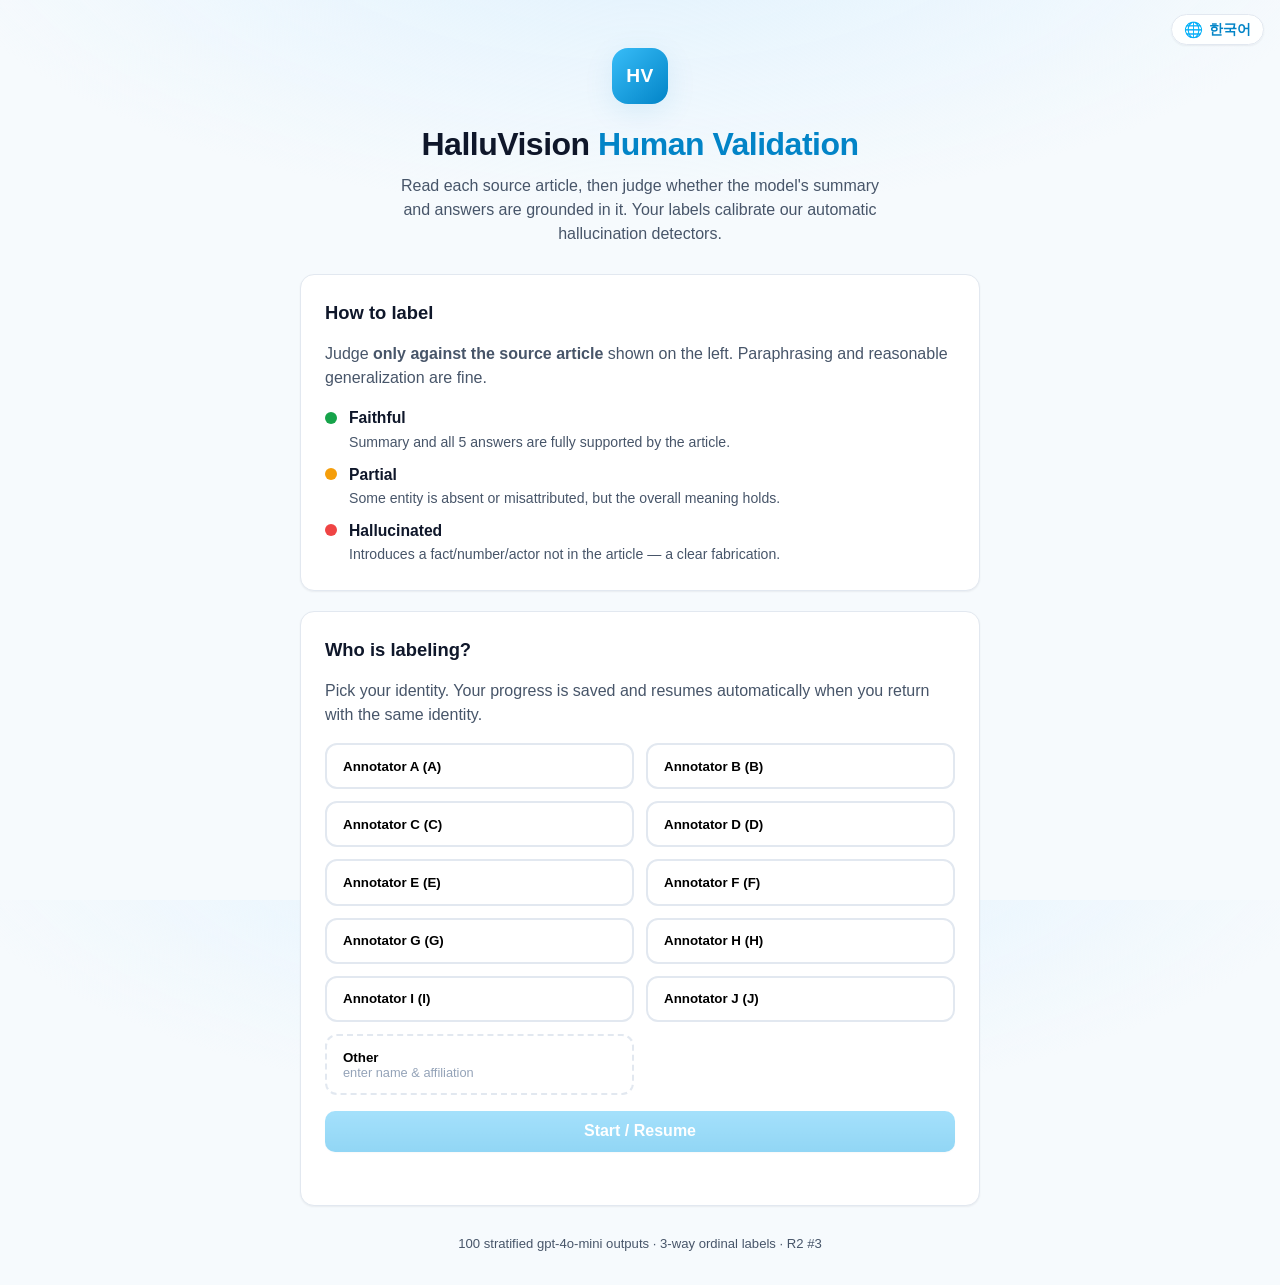
<file: human_eval/webapp/index.html>
<!doctype html>
<html lang="en">
  <head>
    <meta charset="utf-8" />
    <meta name="viewport" content="width=device-width, initial-scale=1" />
    <title>HalluVision · Human Validation</title>
    <link rel="stylesheet" href="styles.css" />
  </head>
  <body>
    <!-- language toggle (fixed, top-right) -->
    <button id="lang-btn" class="lang-btn" title="Language / 언어">
      <span class="globe">🌐</span><span id="lang-label">한국어</span>
    </button>

    <!-- ================= Screen 1: Landing / intro ================= -->
    <main id="screen-landing" class="screen active">
      <div class="landing-wrap">
        <header class="landing-hero">
          <div class="logo-badge">HV</div>
          <h1>HalluVision <span data-i18n="hero_sub">Human Validation</span></h1>
          <p class="tagline" data-i18n="tagline">
            Read each source article, then judge whether the model's summary and
            answers are grounded in it. Your labels calibrate our automatic
            hallucination detectors.
          </p>
        </header>

        <section class="card guidelines">
          <h2 data-i18n="how_title">How to label</h2>
          <p class="muted" data-i18n-html="how_intro">
            Judge <strong>only against the source article</strong> shown on the
            left. Paraphrasing and reasonable generalization are fine.
          </p>
          <ul class="label-legend">
            <li class="lg-faithful">
              <span class="dot"></span>
              <div>
                <b data-i18n="lbl_faithful">Faithful</b>
                <p data-i18n="desc_faithful">Summary and all 5 answers are fully supported by the article.</p>
              </div>
            </li>
            <li class="lg-partial">
              <span class="dot"></span>
              <div>
                <b data-i18n="lbl_partial">Partial</b>
                <p data-i18n="desc_partial">Some entity is absent or misattributed, but the overall meaning holds.</p>
              </div>
            </li>
            <li class="lg-hallucinated">
              <span class="dot"></span>
              <div>
                <b data-i18n="lbl_hallucinated">Hallucinated</b>
                <p data-i18n="desc_hallucinated">Introduces a fact/number/actor not in the article — a clear fabrication.</p>
              </div>
            </li>
          </ul>
        </section>

        <section class="card identity">
          <h2 data-i18n="who_title">Who is labeling?</h2>
          <p class="muted" data-i18n="who_intro">Pick your identity. Your progress is saved and resumes automatically when you return with the same identity.</p>
          <div id="annotator-choices" class="annotator-choices"><!-- filled by JS --></div>

          <!-- Other: custom name + affiliation -->
          <div id="other-fields" class="other-fields" hidden>
            <input id="other-name" class="text-input" type="text" data-i18n-ph="ph_name" placeholder="Your name" />
            <input id="other-affil" class="text-input" type="text" data-i18n-ph="ph_affil" placeholder="Affiliation" />
          </div>

          <button id="start-btn" class="btn-primary" disabled data-i18n="start_btn">Start / Resume</button>
          <p id="landing-status" class="landing-status"></p>
        </section>

        <footer class="landing-foot muted" data-i18n="foot">
          100 stratified gpt-4o-mini outputs · 3-way ordinal labels · R2&nbsp;#3
        </footer>
      </div>
    </main>

    <!-- ================= Screen 2: Labeling ================= -->
    <main id="screen-label" class="screen">
      <div class="topbar">
        <div class="topbar-left">
          <span class="logo-badge sm">HV</span>
          <span id="who-label" class="who"></span>
        </div>
        <div class="progress">
          <div class="progress-track"><div id="progress-fill" class="progress-fill"></div></div>
          <span id="progress-text" class="progress-text">0 / 0</span>
        </div>
        <div class="topbar-right">
          <span id="save-state" class="save-state" data-state="saved">Saved</span>
        </div>
      </div>

      <div class="label-grid">
        <!-- Left: article (the ground truth to read) -->
        <section class="article-col">
          <div class="col-head">
            <h2><span class="src-icon">📄</span> <span data-i18n="src_article">Source article</span></h2>
            <span id="doc-badge" class="doc-badge"></span>
          </div>
          <p class="col-note muted" data-i18n="src_note">This is the ground truth. Judge everything on the right against this text.</p>
          <article id="article-body" class="article-body"></article>
        </section>

        <!-- Right: model output (what you check) + controls -->
        <section class="eval-col">
          <div class="model-output">
            <div class="mo-head">
              <span class="mo-icon">🤖</span>
              <div>
                <h2 data-i18n="model_output">Model output</h2>
                <p class="mo-sub" data-i18n="model_output_sub">Generated by gpt-4o-mini — this is what you are evaluating, not something you write.</p>
              </div>
            </div>

            <div class="panel mo-panel">
              <h3><span class="tag">SUMMARY</span> <span data-i18n="model_summary">Model summary</span></h3>
              <p id="summary-body" class="summary-body"></p>
            </div>

            <div class="panel mo-panel">
              <h3><span class="tag">Q&amp;A</span> <span data-i18n="model_answers">Model answers</span></h3>
              <table class="qa-table">
                <thead>
                  <tr><th data-i18n="th_question">Question</th><th data-i18n="th_model_answer">Model's answer</th></tr>
                </thead>
                <tbody id="qa-body"></tbody>
              </table>
            </div>
          </div>

          <div class="panel decision">
            <div class="check-banner">
              <span class="chk">✅</span>
              <span data-i18n="check_prompt">Do the summary and all 5 answers above stay grounded in the source article?</span>
            </div>
            <h3 data-i18n="your_judgment">Your judgment</h3>
            <div class="label-buttons" id="label-buttons">
              <button class="lbtn faithful" data-label="faithful">
                <span class="k">1</span> <span data-i18n="lbl_faithful">Faithful</span>
              </button>
              <button class="lbtn partial" data-label="partial">
                <span class="k">2</span> <span data-i18n="lbl_partial">Partial</span>
              </button>
              <button class="lbtn hallucinated" data-label="hallucinated">
                <span class="k">3</span> <span data-i18n="lbl_hallucinated">Hallucinated</span>
              </button>
            </div>
            <textarea id="reasoning" class="reasoning" rows="3"
              data-i18n-ph="ph_reasoning" placeholder="Optional: why? (a phrase is enough)"></textarea>
          </div>

          <div class="nav-row">
            <button id="prev-btn" class="btn-ghost" data-i18n="prev">← Prev</button>
            <span class="hint" data-i18n-html="nav_hint">Keys: <kbd>1</kbd><kbd>2</kbd><kbd>3</kbd> label · <kbd>←</kbd><kbd>→</kbd> move · <kbd>Enter</kbd> next unlabeled</span>
            <button id="next-btn" class="btn-ghost" data-i18n="next">Next →</button>
          </div>
        </section>
      </div>
    </main>

    <!-- ================= Screen 3: Done ================= -->
    <main id="screen-done" class="screen">
      <div class="done-wrap card">
        <div class="done-check">✓</div>
        <h1 data-i18n="done_title">All done</h1>
        <p id="done-count" class="muted"></p>
        <div class="dist" id="done-dist"></div>
        <div class="done-actions">
          <button id="review-btn" class="btn-ghost" data-i18n="back_items">Back to items</button>
          <button id="download-btn" class="btn-primary" data-i18n="download">Download my labels (JSON)</button>
        </div>
        <p class="muted small" data-i18n="done_note">
          Agreement (Cohen's κ) is computed offline by the author after both
          evaluators finish — you won't see the other annotator's labels here.
        </p>
      </div>
    </main>

    <script src="config.js"></script>
    <script src="app.js"></script>
  </body>
</html>
</file>
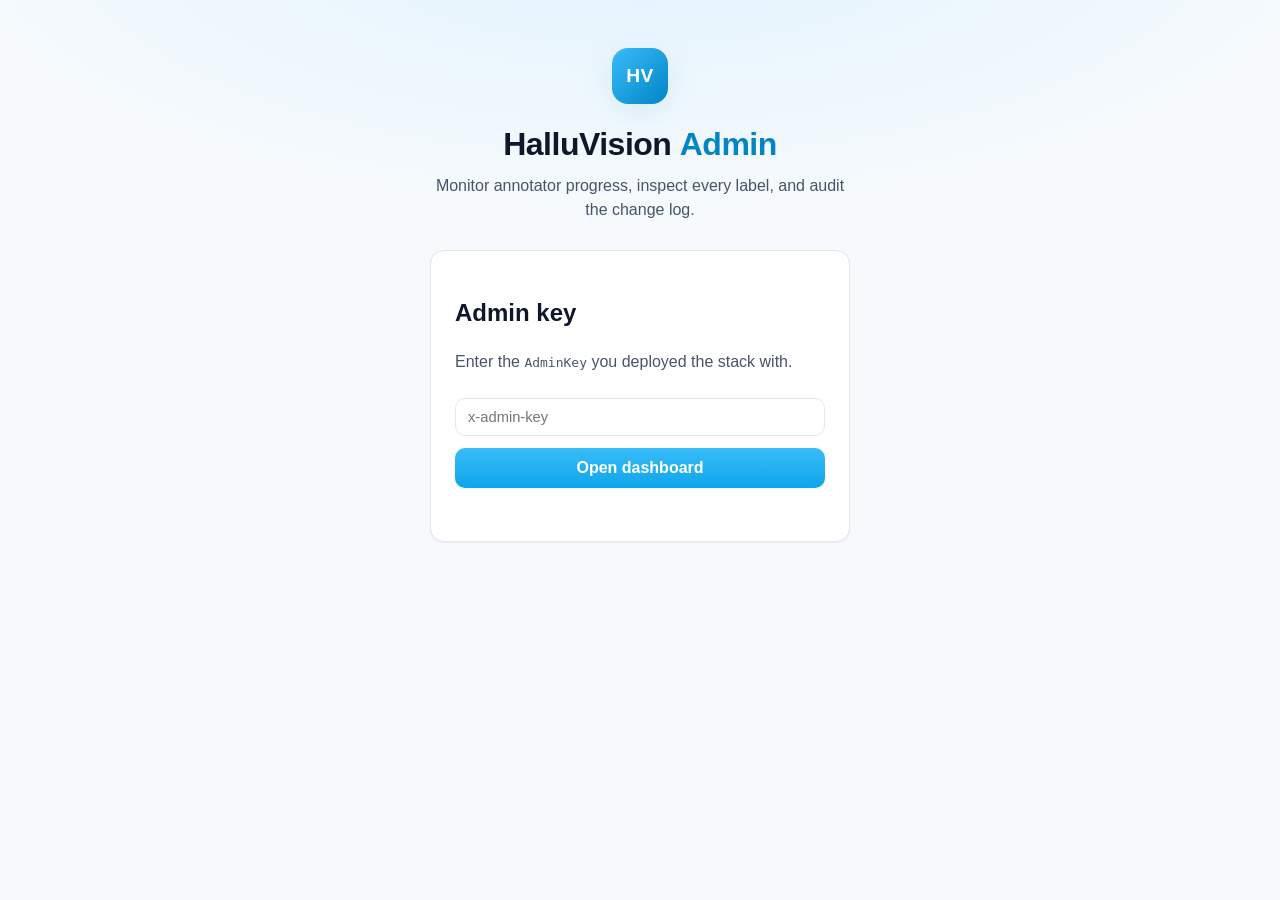
<file: human_eval/webapp/admin.html>
<!doctype html>
<html lang="en">
  <head>
    <meta charset="utf-8" />
    <meta name="viewport" content="width=device-width, initial-scale=1" />
    <title>HalluVision · Admin</title>
    <link rel="stylesheet" href="styles.css" />
    <link rel="stylesheet" href="admin.css" />
  </head>
  <body class="admin">
    <!-- ===== Gate ===== -->
    <main id="screen-gate" class="screen active">
      <div class="landing-wrap narrow">
        <header class="landing-hero">
          <div class="logo-badge">HV</div>
          <h1>HalluVision <span>Admin</span></h1>
          <p class="tagline">Monitor annotator progress, inspect every label, and audit the change log.</p>
        </header>
        <section class="card">
          <h2>Admin key</h2>
          <p class="muted">Enter the <code>AdminKey</code> you deployed the stack with.</p>
          <input id="admin-key" class="text-input full" type="password" placeholder="x-admin-key" />
          <button id="gate-btn" class="btn-primary full">Open dashboard</button>
          <p id="gate-status" class="landing-status"></p>
        </section>
      </div>
    </main>

    <!-- ===== Dashboard ===== -->
    <main id="screen-admin" class="screen">
      <div class="topbar">
        <div class="topbar-left">
          <span class="logo-badge sm">HV</span>
          <span class="who">Admin dashboard</span>
        </div>
        <nav class="tabs">
          <button class="tab active" data-tab="overview">Overview</button>
          <button class="tab" data-tab="items">By item</button>
          <button class="tab" data-tab="log">Activity log</button>
        </nav>
        <div class="topbar-right">
          <span id="last-sync" class="save-state"></span>
          <button id="refresh-btn" class="btn-ghost sm">↻ Refresh</button>
        </div>
      </div>

      <div class="admin-wrap">
        <!-- Overview -->
        <section id="tab-overview" class="tab-panel active">
          <div class="stat-row" id="stat-row"></div>
          <div class="panel">
            <h3>Annotator progress <span class="muted small">(click a column to sort)</span></h3>
            <table class="admin-table" id="tbl-overview" data-table="overview">
              <thead>
                <tr>
                  <th class="sortable" data-sort="name">Annotator</th>
                  <th class="sortable" data-sort="status">Status</th>
                  <th class="sortable" data-sort="pct">Progress</th>
                  <th class="num sortable" data-sort="labeled">Labeled</th>
                  <th class="num sortable" data-sort="assigned">Assigned</th>
                  <th>Distribution</th>
                  <th class="sortable" data-sort="first">First</th>
                  <th class="sortable" data-sort="last">Last activity</th>
                  <th></th>
                </tr>
              </thead>
              <tbody id="overview-body"></tbody>
            </table>
          </div>
          <div id="detail-panel" class="panel" hidden>
            <h3><span id="detail-title"></span>
              <button id="detail-close" class="btn-ghost sm right">✕ Close</button>
            </h3>
            <table class="admin-table" id="tbl-detail" data-table="detail">
              <thead>
                <tr>
                  <th class="num sortable" data-sort="idx">#</th>
                  <th class="sortable" data-sort="doc_id">doc_id</th>
                  <th class="sortable" data-sort="label">Label</th>
                  <th class="sortable" data-sort="reasoning">Reasoning</th>
                  <th class="sortable" data-sort="scored">Scored at</th>
                  <th class="num sortable" data-sort="revision">rev</th>
                  <th>Actions</th>
                </tr>
              </thead>
              <tbody id="detail-body"></tbody>
            </table>
          </div>
        </section>

        <!-- By item -->
        <section id="tab-items" class="tab-panel">
          <div class="panel">
            <h3>Per-item labels <span class="muted small">(click a column to sort)</span>
              <label class="filter-toggle right">
                <input type="checkbox" id="only-disagree" /> only disagreements
              </label>
            </h3>
            <table class="admin-table" id="tbl-items" data-table="items">
              <thead>
                <tr>
                  <th class="num sortable" data-sort="idx">#</th>
                  <th class="sortable" data-sort="doc_id">doc_id</th>
                  <th class="sortable" data-sort="excerpt">Article</th>
                  <th class="sortable" data-sort="disagree">Labels</th>
                  <th class="sortable" data-sort="consensus">Consensus</th>
                  <th class="num sortable" data-sort="n">n</th>
                </tr>
              </thead>
              <tbody id="items-body"></tbody>
            </table>
          </div>
        </section>

        <!-- Log -->
        <section id="tab-log" class="tab-panel">
          <div class="panel">
            <h3>Activity log <span class="muted small">(click a column to sort)</span></h3>
            <table class="admin-table" id="tbl-log" data-table="log">
              <thead>
                <tr>
                  <th class="sortable" data-sort="ts">When</th>
                  <th class="sortable" data-sort="action">Action</th>
                  <th class="sortable" data-sort="actor">Actor</th>
                  <th class="sortable" data-sort="target">Target</th>
                  <th>Change</th>
                </tr>
              </thead>
              <tbody id="log-body"></tbody>
            </table>
          </div>
        </section>
      </div>
    </main>

    <!-- ===== Edit modal ===== -->
    <div id="edit-modal" class="modal" hidden>
      <div class="modal-card">
        <h3>Edit label</h3>
        <p class="muted small" id="edit-target"></p>
        <div class="label-buttons" id="edit-labels">
          <button class="lbtn faithful" data-label="faithful">Faithful</button>
          <button class="lbtn partial" data-label="partial">Partial</button>
          <button class="lbtn hallucinated" data-label="hallucinated">Hallucinated</button>
        </div>
        <textarea id="edit-reasoning" class="reasoning" rows="3" placeholder="Reasoning"></textarea>
        <div class="modal-actions">
          <button id="edit-cancel" class="btn-ghost">Cancel</button>
          <button id="edit-save" class="btn-primary">Save change</button>
        </div>
      </div>
    </div>

    <script src="config.js"></script>
    <script src="admin.js"></script>
  </body>
</html>
</file>
<file: human_eval/webapp/styles.css>
/* ===== HalluVision human-validation · skyblue theme ===== */
:root {
  --primary: #0ea5e9;
  --primary-light: #38bdf8;
  --primary-dark: #0284c7;
  --primary-050: #f0f9ff;
  --primary-100: #e0f2fe;

  --faithful: #16a34a;
  --partial: #f59e0b;
  --hallucinated: #ef4444;

  --ink: #0f172a;
  --ink-soft: #475569;
  --muted: #94a3b8;
  --line: #e2e8f0;
  --bg: #f6fafd;
  --surface: #ffffff;

  --radius: 14px;
  --shadow-sm: 0 1px 2px rgba(15, 23, 42, 0.06);
  --shadow: 0 8px 30px rgba(2, 132, 199, 0.10);
  --font: -apple-system, BlinkMacSystemFont, "Segoe UI", Roboto, "Helvetica Neue", Arial, sans-serif;
  --serif: "Iowan Old Style", "Palatino Linotype", Georgia, "Times New Roman", serif;
}

* { box-sizing: border-box; }
/* The `hidden` attribute must beat any author `display` rule (e.g. .modal
   uses display:grid, .other-fields uses display:grid). */
[hidden] { display: none !important; }
html, body { margin: 0; height: 100%; }
body {
  font-family: var(--font);
  color: var(--ink);
  background:
    radial-gradient(1200px 500px at 50% -10%, var(--primary-100), transparent 60%),
    var(--bg);
  line-height: 1.5;
  -webkit-font-smoothing: antialiased;
}

.screen { display: none; }
.screen.active { display: block; }

/* language toggle */
.lang-btn {
  position: fixed; top: 14px; right: 16px; z-index: 50;
  display: inline-flex; align-items: center; gap: 0.35rem;
  background: rgba(255, 255, 255, 0.9); backdrop-filter: blur(6px);
  border: 1px solid var(--line); border-radius: 999px;
  padding: 0.35rem 0.75rem; font-size: 0.85rem; font-weight: 600; color: var(--primary-dark);
  cursor: pointer; box-shadow: var(--shadow-sm); transition: border-color 0.15s, background 0.15s;
}
.lang-btn:hover { border-color: var(--primary-light); background: #fff; }
.lang-btn .globe { font-size: 0.95rem; }

.muted { color: var(--ink-soft); }
.small { font-size: 0.82rem; }

.btn-primary {
  background: linear-gradient(180deg, var(--primary-light), var(--primary));
  color: #fff; border: 0; border-radius: 10px;
  padding: 0.7rem 1.2rem; font-size: 1rem; font-weight: 650;
  cursor: pointer; box-shadow: var(--shadow-sm);
  transition: transform 0.06s ease, box-shadow 0.2s ease, opacity 0.2s;
}
.btn-primary:hover:not(:disabled) { box-shadow: var(--shadow); transform: translateY(-1px); }
.btn-primary:disabled { opacity: 0.45; cursor: not-allowed; }

.btn-ghost {
  background: var(--surface); color: var(--primary-dark);
  border: 1px solid var(--line); border-radius: 10px;
  padding: 0.55rem 1rem; font-size: 0.95rem; font-weight: 600; cursor: pointer;
  transition: border-color 0.15s, background 0.15s;
}
.btn-ghost:hover { border-color: var(--primary-light); background: var(--primary-050); }

.card {
  background: var(--surface); border: 1px solid var(--line);
  border-radius: var(--radius); box-shadow: var(--shadow-sm); padding: 1.5rem;
}

/* ===================== Landing ===================== */
.landing-wrap {
  max-width: 720px; margin: 0 auto; padding: 3rem 1.25rem 2rem;
  display: flex; flex-direction: column; gap: 1.25rem;
}
.landing-hero { text-align: center; margin-bottom: 0.5rem; }
.logo-badge {
  width: 56px; height: 56px; border-radius: 16px; margin: 0 auto 1rem;
  display: grid; place-items: center; color: #fff; font-weight: 800; font-size: 1.2rem;
  letter-spacing: 0.5px;
  background: linear-gradient(135deg, var(--primary-light), var(--primary-dark));
  box-shadow: var(--shadow);
}
.logo-badge.sm { width: 32px; height: 32px; border-radius: 9px; font-size: 0.8rem; margin: 0; }
.landing-hero h1 { font-size: 2rem; margin: 0 0 0.35rem; letter-spacing: -0.5px; }
.landing-hero h1 span { color: var(--primary-dark); font-weight: 600; }
.tagline { max-width: 30rem; margin: 0.25rem auto 0; color: var(--ink-soft); }

.guidelines h2, .identity h2 { margin: 0 0 0.35rem; font-size: 1.15rem; }
.label-legend { list-style: none; padding: 0; margin: 1rem 0 0; display: grid; gap: 0.6rem; }
.label-legend li { display: flex; gap: 0.75rem; align-items: flex-start; }
.label-legend .dot { width: 12px; height: 12px; border-radius: 50%; margin-top: 0.35rem; flex: none; }
.label-legend b { font-size: 0.98rem; }
.label-legend p { margin: 0.1rem 0 0; font-size: 0.88rem; color: var(--ink-soft); }
.lg-faithful .dot { background: var(--faithful); }
.lg-partial .dot { background: var(--partial); }
.lg-hallucinated .dot { background: var(--hallucinated); }

.annotator-choices { display: grid; grid-template-columns: 1fr 1fr; gap: 0.75rem; margin: 0.75rem 0 1rem; }
.annotator-btn {
  text-align: left; background: var(--surface); border: 2px solid var(--line);
  border-radius: 12px; padding: 0.85rem 1rem; cursor: pointer; transition: all 0.15s;
}
.annotator-btn:hover { border-color: var(--primary-light); }
.annotator-btn.selected { border-color: var(--primary); background: var(--primary-050); box-shadow: var(--shadow-sm); }
.annotator-btn .name { font-weight: 650; display: block; }
.annotator-btn .affil { font-size: 0.8rem; color: var(--muted); }
.annotator-btn[data-id="other"] { border-style: dashed; }
.other-fields { display: grid; grid-template-columns: 1fr 1fr; gap: 0.6rem; margin: 0 0 1rem; }
.text-input {
  border: 1px solid var(--line); border-radius: 10px; padding: 0.6rem 0.75rem;
  font-family: var(--font); font-size: 0.92rem; color: var(--ink);
}
.text-input:focus { outline: none; border-color: var(--primary-light); box-shadow: 0 0 0 3px var(--primary-100); }
.identity .btn-primary { width: 100%; }
.landing-status { margin: 0.75rem 0 0; font-size: 0.88rem; color: var(--primary-dark); min-height: 1.2em; }
.landing-foot { text-align: center; font-size: 0.82rem; margin-top: 0.5rem; }

/* ===================== Labeling ===================== */
.topbar {
  position: sticky; top: 0; z-index: 10;
  display: grid; grid-template-columns: 1fr auto 1fr; align-items: center;
  gap: 1rem; padding: 0.7rem 1.25rem;
  background: rgba(255, 255, 255, 0.85); backdrop-filter: blur(8px);
  border-bottom: 1px solid var(--line);
}
.topbar-left { display: flex; align-items: center; gap: 0.6rem; }
.who { font-weight: 600; color: var(--ink); }
.topbar-right { text-align: right; }
.progress { display: flex; align-items: center; gap: 0.6rem; min-width: 220px; }
.progress-track { width: 180px; height: 8px; border-radius: 99px; background: var(--primary-100); overflow: hidden; }
.progress-fill { height: 100%; width: 0%; background: linear-gradient(90deg, var(--primary-light), var(--primary)); transition: width 0.25s ease; }
.progress-text { font-size: 0.82rem; color: var(--ink-soft); font-variant-numeric: tabular-nums; white-space: nowrap; }
.save-state { font-size: 0.82rem; color: var(--muted); }
.save-state.saving { color: var(--partial); }
.save-state.saved { color: var(--faithful); }
.save-state.offline { color: var(--hallucinated); }

.label-grid {
  display: grid; grid-template-columns: 1.05fr 0.95fr; gap: 1.25rem;
  max-width: 1200px; margin: 0 auto; padding: 1.25rem;
  align-items: start;
}
.col-head { display: flex; align-items: baseline; justify-content: space-between; margin-bottom: 0.35rem; }
.col-head h2 { font-size: 1rem; margin: 0; color: var(--ink-soft); text-transform: uppercase; letter-spacing: 0.5px; display: inline-flex; align-items: center; gap: 0.4rem; }
.src-icon { font-size: 0.95rem; }
.doc-badge { font-size: 0.75rem; color: var(--muted); font-variant-numeric: tabular-nums; }
.col-note { font-size: 0.82rem; margin: 0 0 0.6rem; }

.article-col { position: sticky; top: 72px; display: flex; flex-direction: column; max-height: calc(100vh - 88px); }
.article-body {
  background: var(--surface); border: 1px solid var(--line); border-radius: var(--radius);
  box-shadow: var(--shadow-sm); padding: 1.5rem 1.6rem;
  font-family: var(--serif); font-size: 1.05rem; line-height: 1.75; color: #1e293b;
  flex: 1 1 auto; min-height: 0; overflow-y: auto;
  white-space: pre-wrap; word-break: break-word;
  scrollbar-gutter: stable;
}

.eval-col { display: flex; flex-direction: column; gap: 1rem; }

/* Model output = the thing under evaluation. Distinct tinted container. */
.model-output {
  border: 1.5px solid var(--primary-100); border-radius: var(--radius);
  background: linear-gradient(180deg, var(--primary-050), #fff 60px);
  padding: 0.9rem; display: flex; flex-direction: column; gap: 0.75rem;
}
.mo-head { display: flex; gap: 0.7rem; align-items: flex-start; padding: 0.15rem 0.35rem 0; }
.mo-icon {
  font-size: 1.1rem; width: 34px; height: 34px; flex: none; border-radius: 10px;
  display: grid; place-items: center; background: var(--primary-100);
}
.mo-head h2 { margin: 0; font-size: 0.95rem; color: var(--primary-dark); }
.mo-sub { margin: 0.15rem 0 0; font-size: 0.8rem; color: var(--ink-soft); }

.panel { background: var(--surface); border: 1px solid var(--line); border-radius: var(--radius); box-shadow: var(--shadow-sm); padding: 1.1rem 1.25rem; }
.mo-panel { box-shadow: none; }
.panel h3 { margin: 0 0 0.6rem; font-size: 0.8rem; letter-spacing: 0.4px; color: var(--ink-soft); display: flex; align-items: center; gap: 0.5rem; }
.tag {
  font-size: 0.62rem; font-weight: 800; letter-spacing: 0.6px; text-transform: uppercase;
  color: var(--primary-dark); background: var(--primary-100);
  padding: 0.12rem 0.4rem; border-radius: 5px;
}
.summary-body { margin: 0; color: #1e293b; }

.qa-table { width: 100%; border-collapse: collapse; font-size: 0.92rem; }
.qa-table th { text-align: left; color: var(--muted); font-weight: 600; font-size: 0.72rem; text-transform: uppercase; letter-spacing: 0.4px; padding-bottom: 0.4rem; }
.qa-table th:last-child { text-align: right; }
.qa-table td { padding: 0.5rem 0.5rem 0.5rem 0; border-top: 1px solid var(--line); vertical-align: top; }
.qa-table td:last-child { text-align: right; padding-left: 0.75rem; }
.qa-answer {
  display: inline-block; font-weight: 650; color: var(--ink);
  background: var(--primary-050); border: 1px solid var(--primary-100);
  border-radius: 7px; padding: 0.12rem 0.5rem; white-space: nowrap;
}
.qa-answer-none { color: var(--muted); font-weight: 500; font-style: italic; background: transparent; border-color: transparent; }

.decision { position: relative; }
.check-banner {
  display: flex; align-items: flex-start; gap: 0.5rem;
  background: #f0fdf4; border: 1px solid #bbf7d0; border-radius: 10px;
  padding: 0.6rem 0.75rem; margin-bottom: 0.85rem; font-size: 0.9rem; color: #15803d; font-weight: 550;
}
.check-banner .chk { flex: none; }
.label-buttons { display: grid; grid-template-columns: repeat(3, 1fr); gap: 0.6rem; margin-bottom: 0.75rem; }
.lbtn {
  border: 2px solid var(--line); background: var(--surface); border-radius: 12px;
  padding: 0.8rem 0.5rem; font-size: 0.98rem; font-weight: 650; cursor: pointer;
  display: flex; align-items: center; justify-content: center; gap: 0.4rem;
  transition: all 0.12s ease; color: var(--ink-soft);
}
.lbtn .k { font-size: 0.72rem; width: 18px; height: 18px; border-radius: 5px; background: var(--primary-100); color: var(--primary-dark); display: grid; place-items: center; font-weight: 700; }
.lbtn:hover { border-color: var(--muted); }
.lbtn.faithful.selected { border-color: var(--faithful); background: #f0fdf4; color: var(--faithful); }
.lbtn.partial.selected { border-color: var(--partial); background: #fffbeb; color: #b45309; }
.lbtn.hallucinated.selected { border-color: var(--hallucinated); background: #fef2f2; color: #b91c1c; }
.lbtn.selected .k { background: currentColor; color: #fff; opacity: 0.85; }

.reasoning {
  width: 100%; border: 1px solid var(--line); border-radius: 10px; padding: 0.6rem 0.75rem;
  font-family: var(--font); font-size: 0.92rem; resize: vertical; color: var(--ink);
}
.reasoning:focus { outline: none; border-color: var(--primary-light); box-shadow: 0 0 0 3px var(--primary-100); }

.nav-row { display: flex; align-items: center; justify-content: space-between; gap: 1rem; }
.hint { font-size: 0.78rem; color: var(--muted); text-align: center; }
kbd {
  font-family: var(--font); font-size: 0.72rem; background: var(--surface); border: 1px solid var(--line);
  border-bottom-width: 2px; border-radius: 5px; padding: 0.05rem 0.35rem; margin: 0 0.1rem; color: var(--ink-soft);
}

/* ===================== Done ===================== */
.done-wrap { max-width: 520px; margin: 4rem auto; text-align: center; padding: 2.5rem; }
.done-check {
  width: 64px; height: 64px; border-radius: 50%; margin: 0 auto 1rem;
  display: grid; place-items: center; font-size: 2rem; color: #fff;
  background: linear-gradient(135deg, var(--primary-light), var(--faithful));
}
.done-wrap h1 { margin: 0 0 0.35rem; }
.dist { display: flex; height: 14px; border-radius: 99px; overflow: hidden; margin: 1.25rem 0; background: var(--primary-100); }
.dist span { height: 100%; }
.dist .d-faithful { background: var(--faithful); }
.dist .d-partial { background: var(--partial); }
.dist .d-hallucinated { background: var(--hallucinated); }
.done-actions { display: flex; gap: 0.75rem; justify-content: center; margin: 1.25rem 0 1rem; }

/* ===================== Responsive ===================== */
@media (max-width: 860px) {
  .label-grid { grid-template-columns: 1fr; }
  .article-col { position: static; max-height: none; }
  .article-body { max-height: 45vh; }
  .topbar { grid-template-columns: 1fr auto; }
  .topbar-right { display: none; }
  .annotator-choices { grid-template-columns: 1fr; }
  .other-fields { grid-template-columns: 1fr; }
}
</file>
<file: human_eval/webapp/admin.css>
/* ===== Admin dashboard — extends styles.css (skyblue theme) ===== */
.landing-wrap.narrow { max-width: 460px; }
.text-input.full, .btn-primary.full { width: 100%; }
.text-input.full { margin: 0.5rem 0 0.75rem; }
.btn-ghost.sm { padding: 0.35rem 0.7rem; font-size: 0.82rem; }
.right { float: right; }

.tabs { display: flex; gap: 0.35rem; }
.tab {
  background: transparent; border: 0; border-radius: 8px;
  padding: 0.4rem 0.8rem; font-size: 0.9rem; font-weight: 600;
  color: var(--ink-soft); cursor: pointer; transition: all 0.12s;
}
.tab:hover { background: var(--primary-050); }
.tab.active { background: var(--primary-100); color: var(--primary-dark); }
.tab-panel { display: none; }
.tab-panel.active { display: block; }

.admin-wrap { max-width: 1240px; margin: 0 auto; padding: 1.25rem; display: flex; flex-direction: column; gap: 1rem; }
.topbar-right { display: flex; align-items: center; gap: 0.6rem; justify-content: flex-end; }

/* stat tiles */
.stat-row { display: grid; grid-template-columns: repeat(4, 1fr); gap: 0.75rem; }
.stat {
  background: var(--surface); border: 1px solid var(--line); border-radius: var(--radius);
  box-shadow: var(--shadow-sm); padding: 0.9rem 1.1rem;
}
.stat .k { font-size: 0.7rem; text-transform: uppercase; letter-spacing: 0.5px; color: var(--muted); font-weight: 700; }
.stat .v { font-size: 1.6rem; font-weight: 700; color: var(--ink); font-variant-numeric: tabular-nums; margin-top: 0.15rem; }
.stat .sub { font-size: 0.78rem; color: var(--ink-soft); }

/* tables — wide tables scroll inside the panel instead of squashing columns */
.admin-wrap .panel { overflow-x: auto; }
.admin-table { width: 100%; border-collapse: collapse; font-size: 0.88rem; }
.admin-table td.nowrap, .admin-table th.nowrap { white-space: nowrap; }
.admin-table th {
  text-align: left; font-size: 0.68rem; text-transform: uppercase; letter-spacing: 0.5px;
  color: var(--muted); font-weight: 700; padding: 0 0.6rem 0.5rem 0; white-space: nowrap;
}
.admin-table th.sortable { cursor: pointer; user-select: none; transition: color 0.12s; }
.admin-table th.sortable:hover { color: var(--primary-dark); }
.admin-table th.sortable::after {
  content: "↕"; font-size: 0.72rem; margin-left: 0.25rem; opacity: 0.28; font-weight: 600;
}
.admin-table th.sortable.sorted-asc::after { content: "▲"; opacity: 1; color: var(--primary); }
.admin-table th.sortable.sorted-desc::after { content: "▼"; opacity: 1; color: var(--primary); }
.admin-table th.sortable.sorted-asc, .admin-table th.sortable.sorted-desc { color: var(--primary-dark); }
.admin-table td { padding: 0.55rem 0.6rem 0.55rem 0; border-top: 1px solid var(--line); vertical-align: middle; }
.admin-table .num { text-align: right; font-variant-numeric: tabular-nums; }
.admin-table tr.clickable { cursor: pointer; }
.admin-table tr.clickable:hover { background: var(--primary-050); }
.admin-table .mono { font-family: ui-monospace, SFMono-Regular, Menlo, monospace; font-size: 0.82rem; color: var(--ink-soft); }
.admin-table .excerpt { color: var(--ink-soft); max-width: 340px; overflow: hidden; text-overflow: ellipsis; white-space: nowrap; }

/* status + label pills */
.pill {
  display: inline-block; font-size: 0.72rem; font-weight: 700; border-radius: 999px;
  padding: 0.12rem 0.55rem; white-space: nowrap;
}
.pill.faithful { background: #f0fdf4; color: #15803d; border: 1px solid #bbf7d0; }
.pill.partial { background: #fffbeb; color: #b45309; border: 1px solid #fde68a; }
.pill.hallucinated { background: #fef2f2; color: #b91c1c; border: 1px solid #fecaca; }
.pill.done { background: #f0fdf4; color: #15803d; border: 1px solid #bbf7d0; }
/* NB: not ".progress" — styles.css already defines .progress (flex, min-width:220px)
   for the labeling topbar, which would stretch this pill. */
.pill.inprogress { background: var(--primary-050); color: var(--primary-dark); border: 1px solid var(--primary-100); }
.pill.notstarted { background: #f8fafc; color: var(--muted); border: 1px solid var(--line); }
.pill.ghost { background: #f8fafc; color: var(--muted); border: 1px dashed var(--line); }

/* mini progress bar in table */
.mini-track { width: 120px; height: 7px; border-radius: 99px; background: var(--primary-100); overflow: hidden; display: inline-block; vertical-align: middle; }
/* display:block is required — as an inline <span> the fill would collapse to 0x0
   (width/height do not apply to inline elements). */
.mini-fill { display: block; height: 100%; background: linear-gradient(90deg, var(--primary-light), var(--primary)); }
.pct { font-size: 0.78rem; color: var(--ink-soft); margin-left: 0.45rem; font-variant-numeric: tabular-nums; }

/* distribution mini bar */
.dist-mini { display: inline-flex; height: 8px; width: 110px; border-radius: 99px; overflow: hidden; background: #f1f5f9; vertical-align: middle; }
.dist-mini span { height: 100%; }
.dist-mini .d-faithful { background: var(--faithful); }
.dist-mini .d-partial { background: var(--partial); }
.dist-mini .d-hallucinated { background: var(--hallucinated); }

.ts { font-size: 0.8rem; color: var(--ink-soft); white-space: nowrap; }
.edited {
  margin-left: 0.4rem; font-size: 0.66rem; font-weight: 700; text-transform: uppercase;
  letter-spacing: 0.4px; color: #b45309; background: #fffbeb; border: 1px solid #fde68a;
  border-radius: 5px; padding: 0.05rem 0.3rem; cursor: help;
}
.row-actions { display: flex; gap: 0.35rem; }
.btn-mini {
  border: 1px solid var(--line); background: var(--surface); border-radius: 7px;
  padding: 0.2rem 0.5rem; font-size: 0.76rem; font-weight: 600; cursor: pointer; color: var(--ink-soft);
}
.btn-mini:hover { border-color: var(--primary-light); color: var(--primary-dark); }
.btn-mini.danger:hover { border-color: var(--hallucinated); color: var(--hallucinated); background: #fef2f2; }

.disagree { background: #fffbeb; }
.filter-toggle { font-size: 0.8rem; color: var(--ink-soft); font-weight: 500; }

/* modal */
.modal {
  position: fixed; inset: 0; z-index: 100; display: grid; place-items: center;
  background: rgba(15, 23, 42, 0.35); backdrop-filter: blur(2px);
}
.modal-card {
  background: var(--surface); border-radius: var(--radius); padding: 1.5rem;
  width: min(480px, 92vw); box-shadow: 0 20px 60px rgba(2, 132, 199, 0.25);
}
.modal-card h3 { margin: 0 0 0.25rem; }
.modal-card .label-buttons { margin: 0.9rem 0 0.75rem; }
.modal-actions { display: flex; justify-content: flex-end; gap: 0.6rem; margin-top: 1rem; }

.empty { color: var(--muted); font-size: 0.88rem; padding: 1rem 0; text-align: center; }

@media (max-width: 900px) {
  .stat-row { grid-template-columns: repeat(2, 1fr); }
  .topbar { grid-template-columns: 1fr; gap: 0.5rem; }
}
</file>
